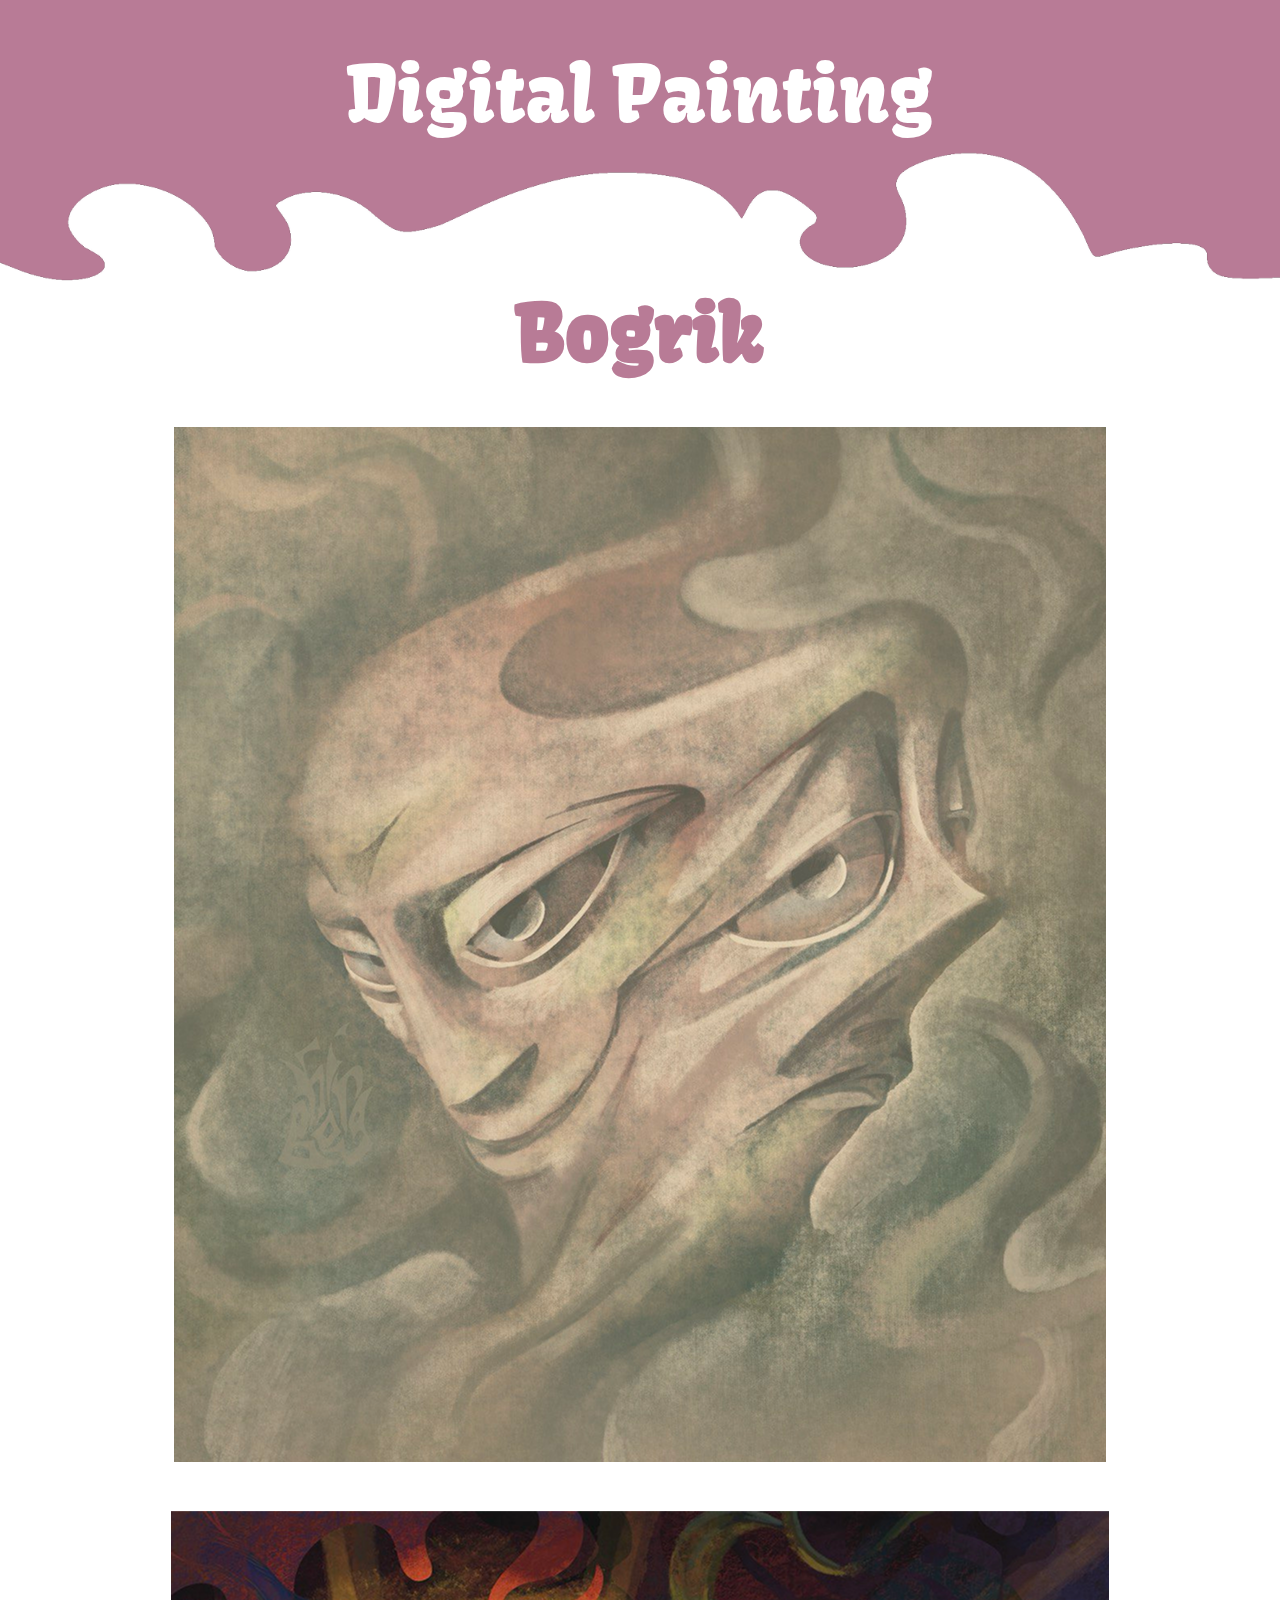
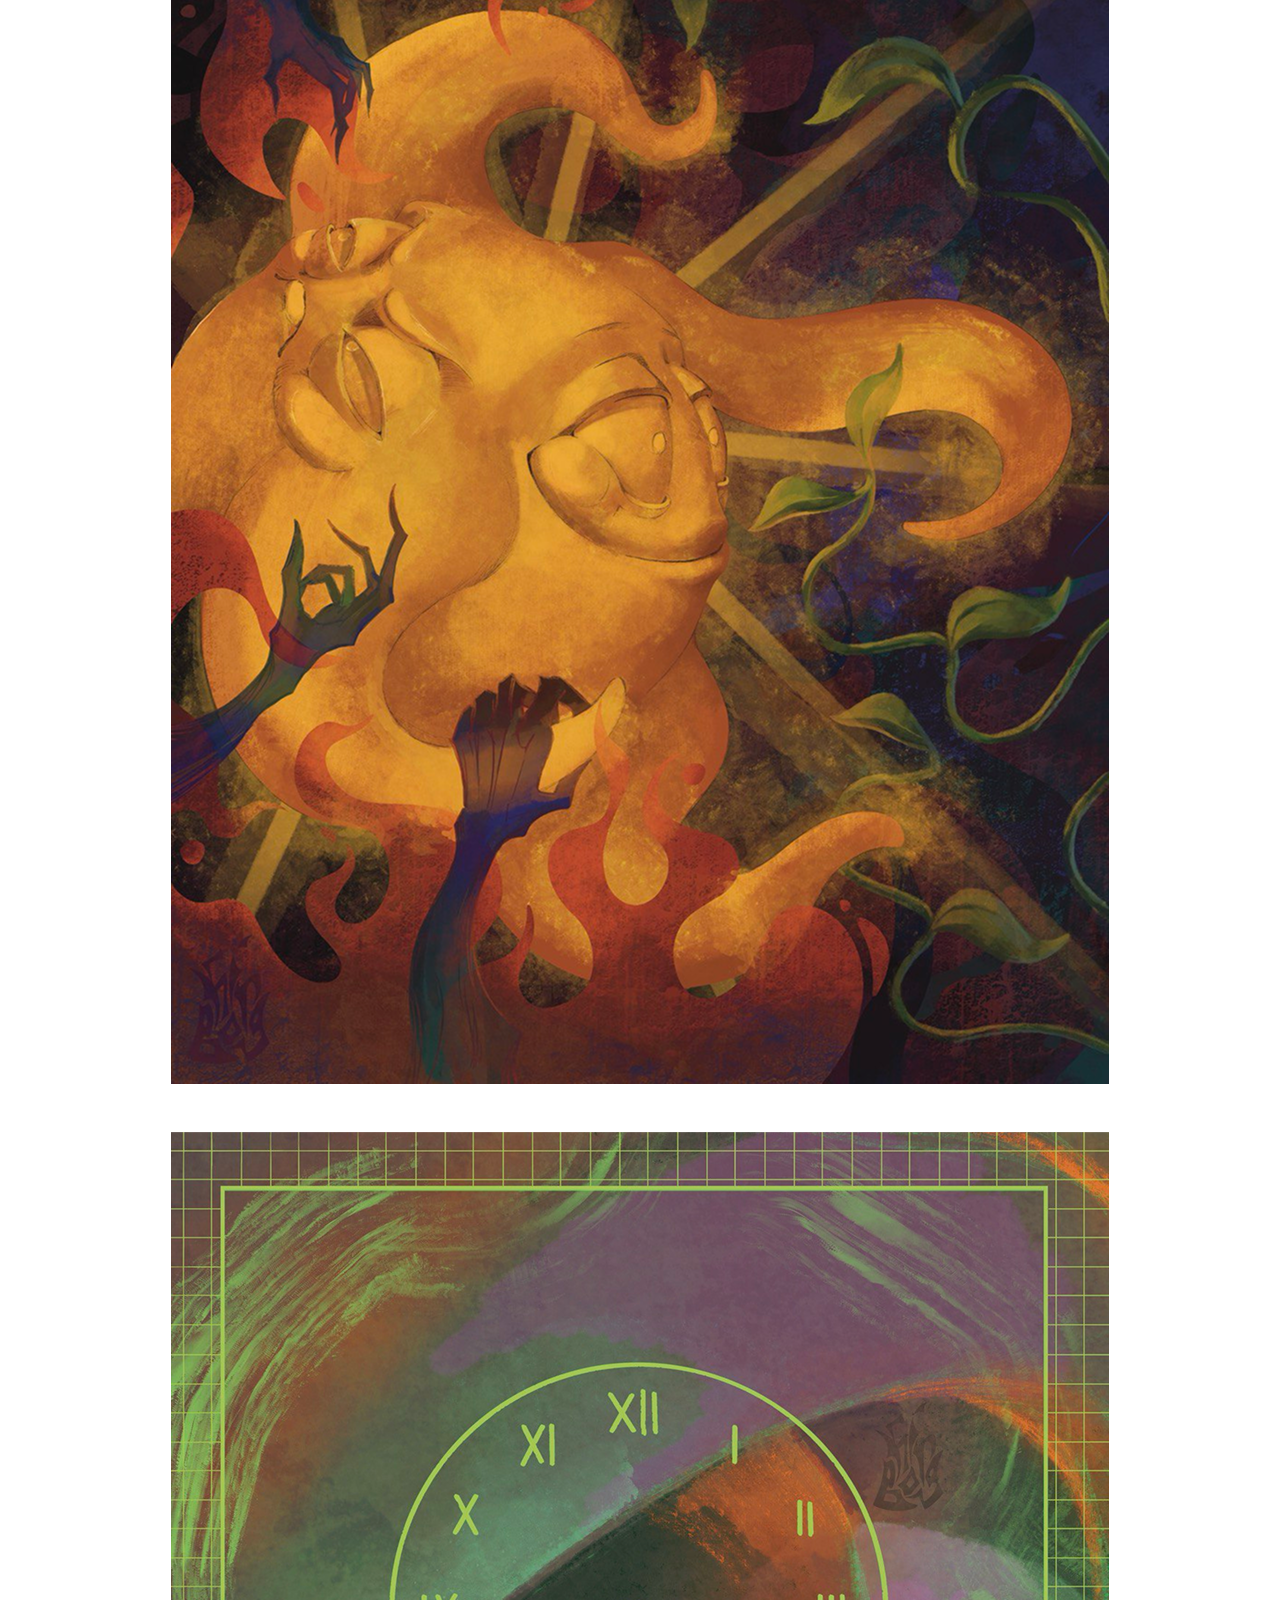
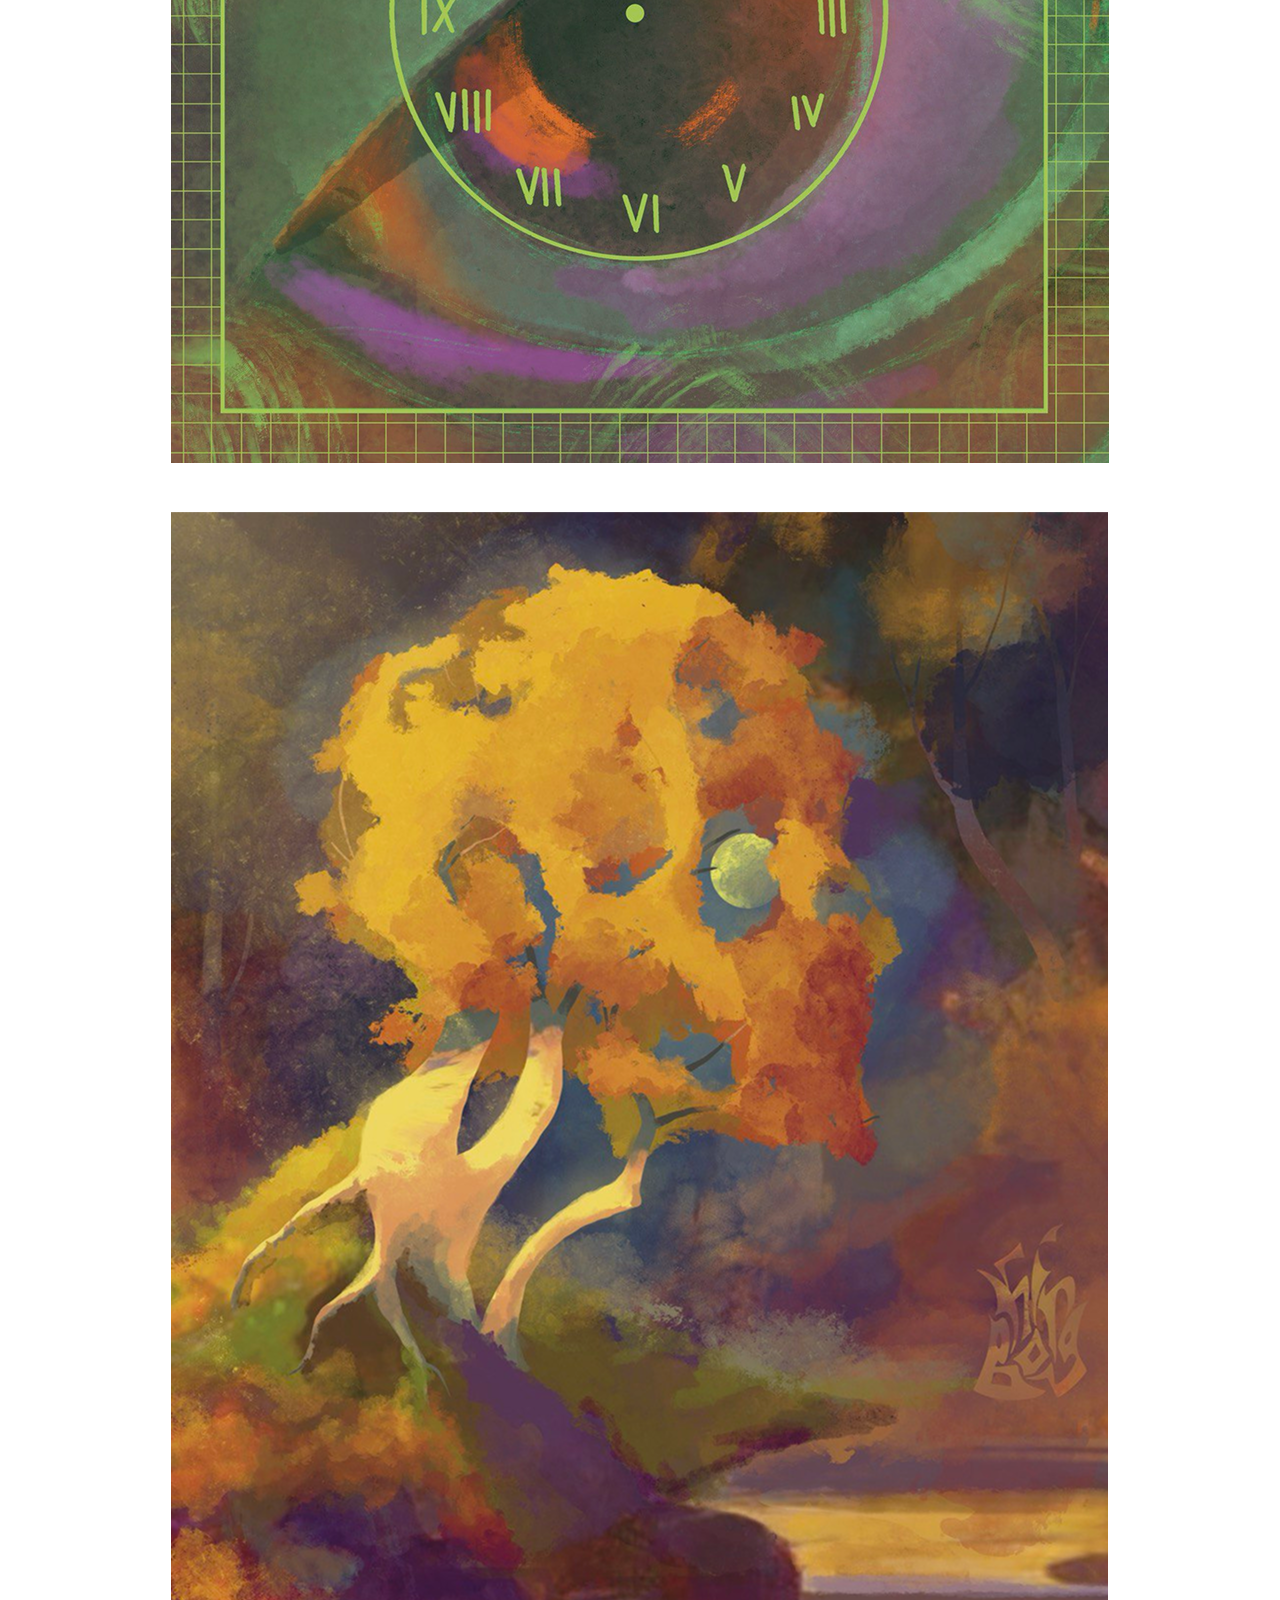
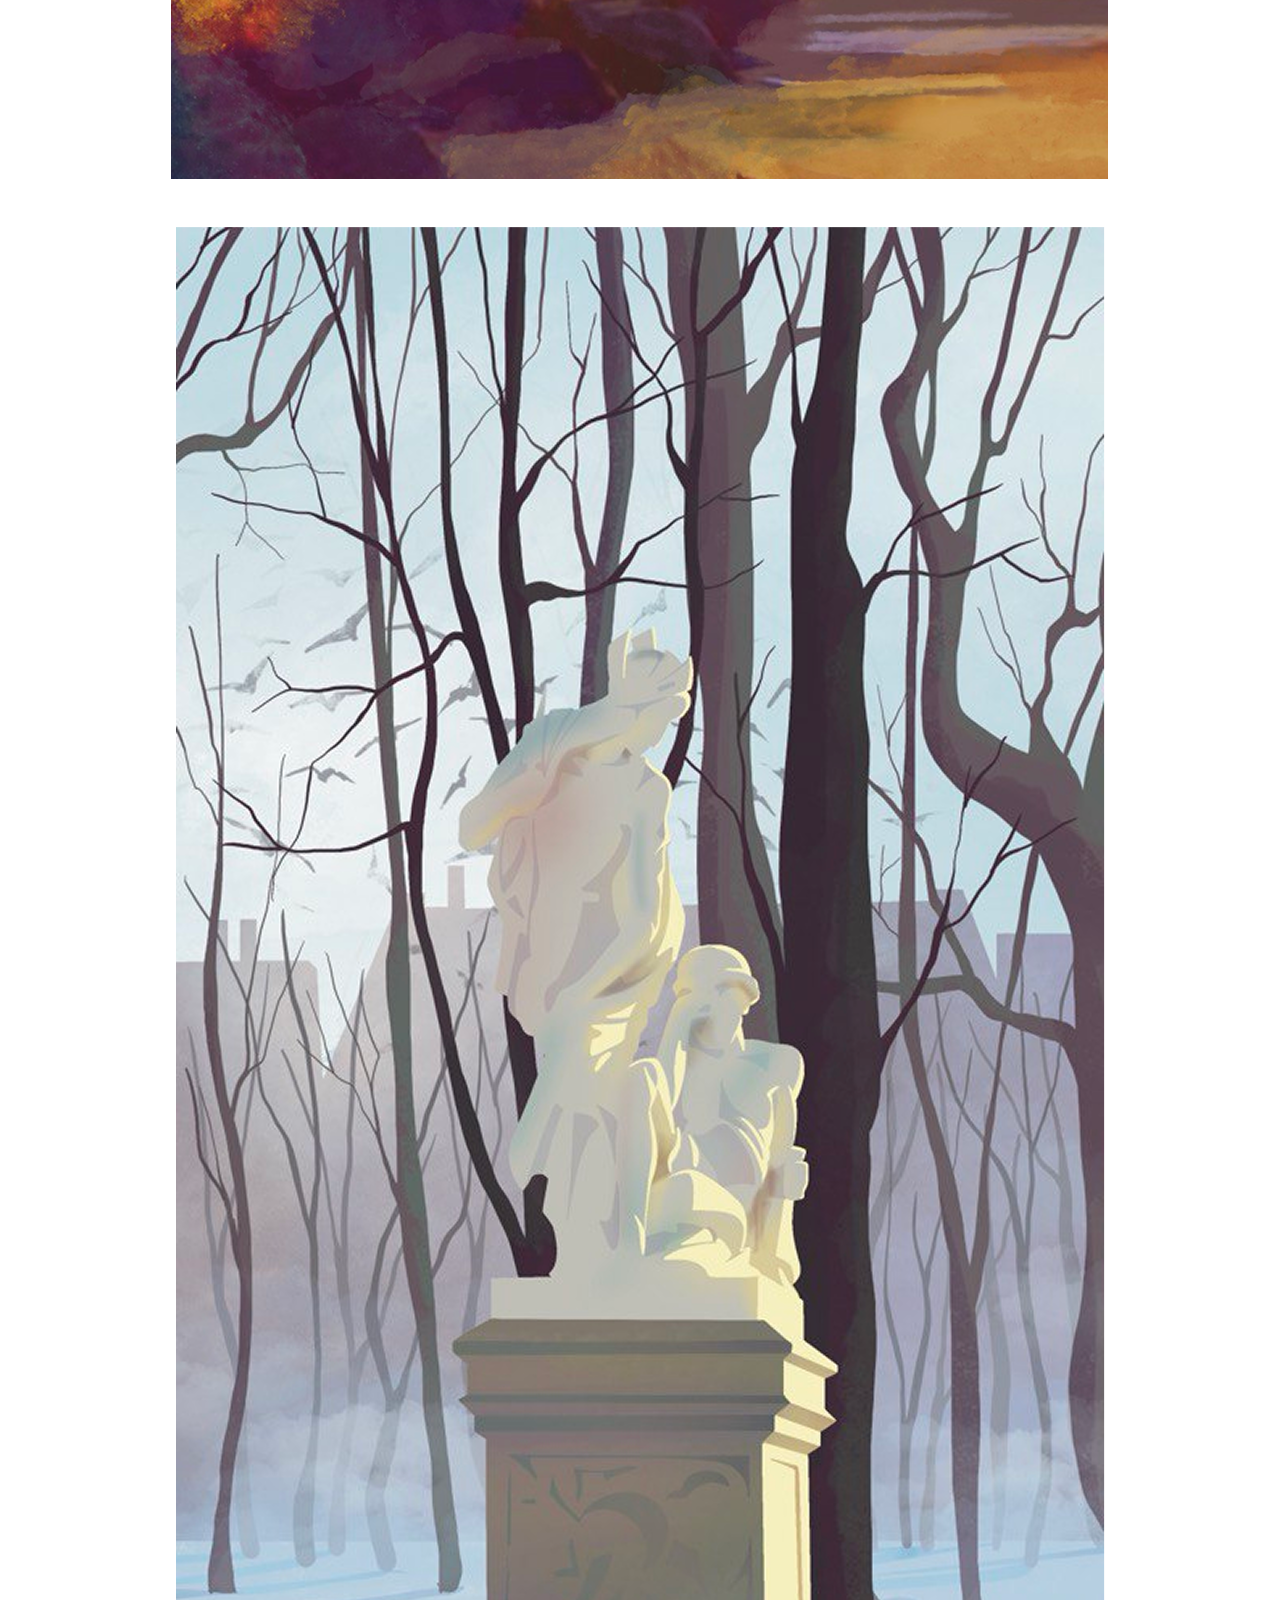
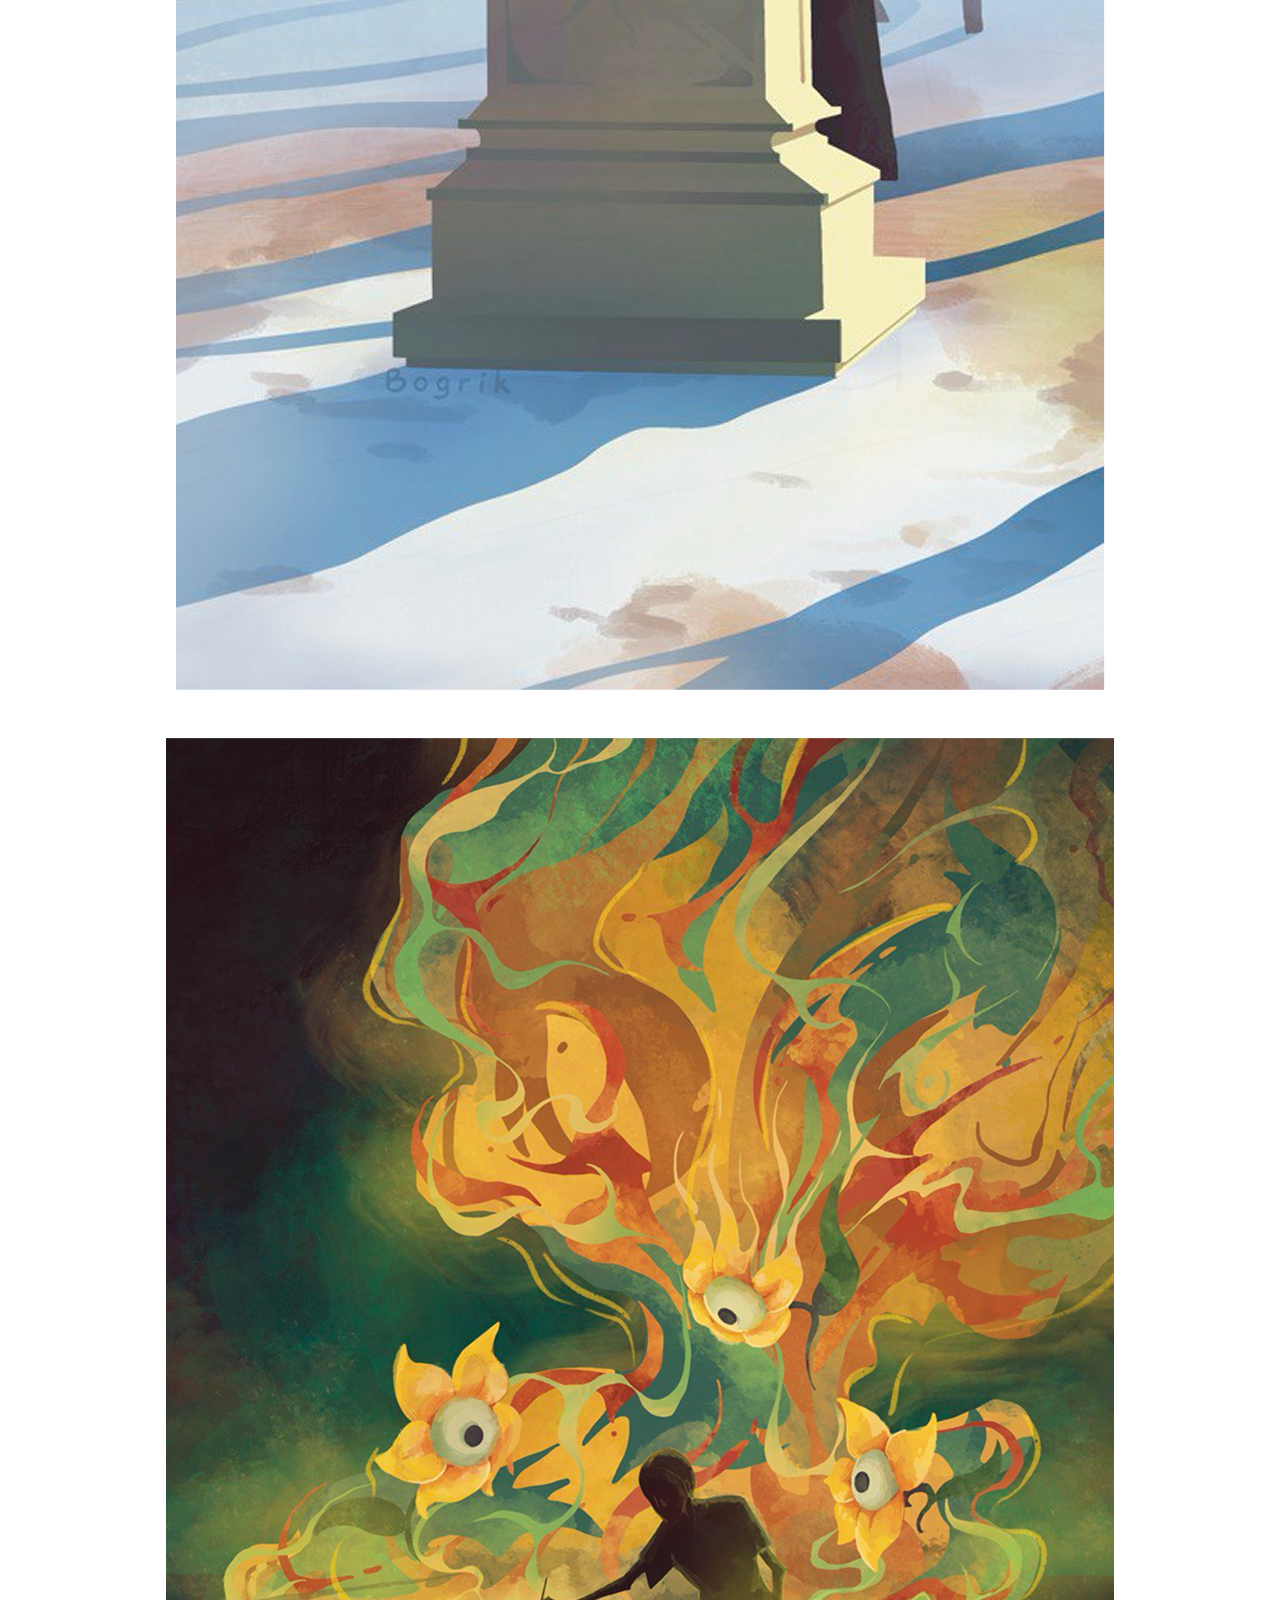
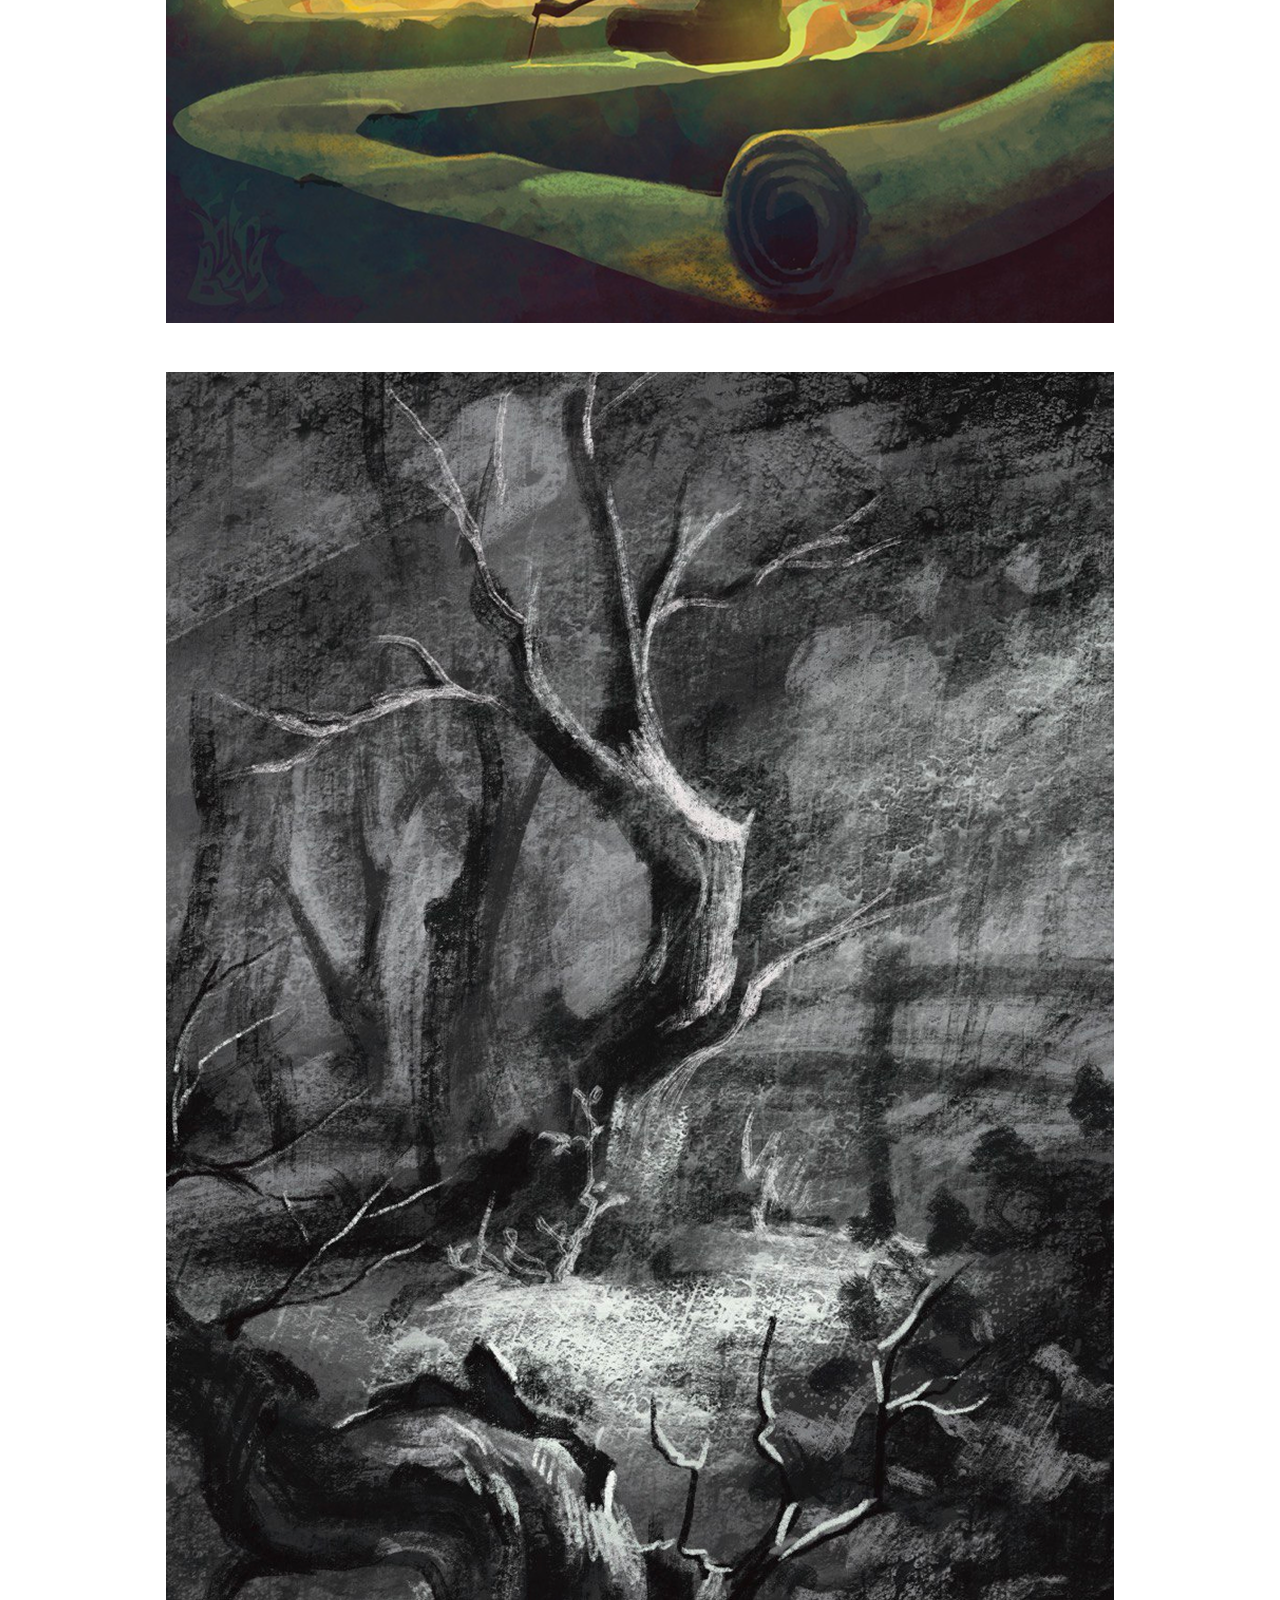
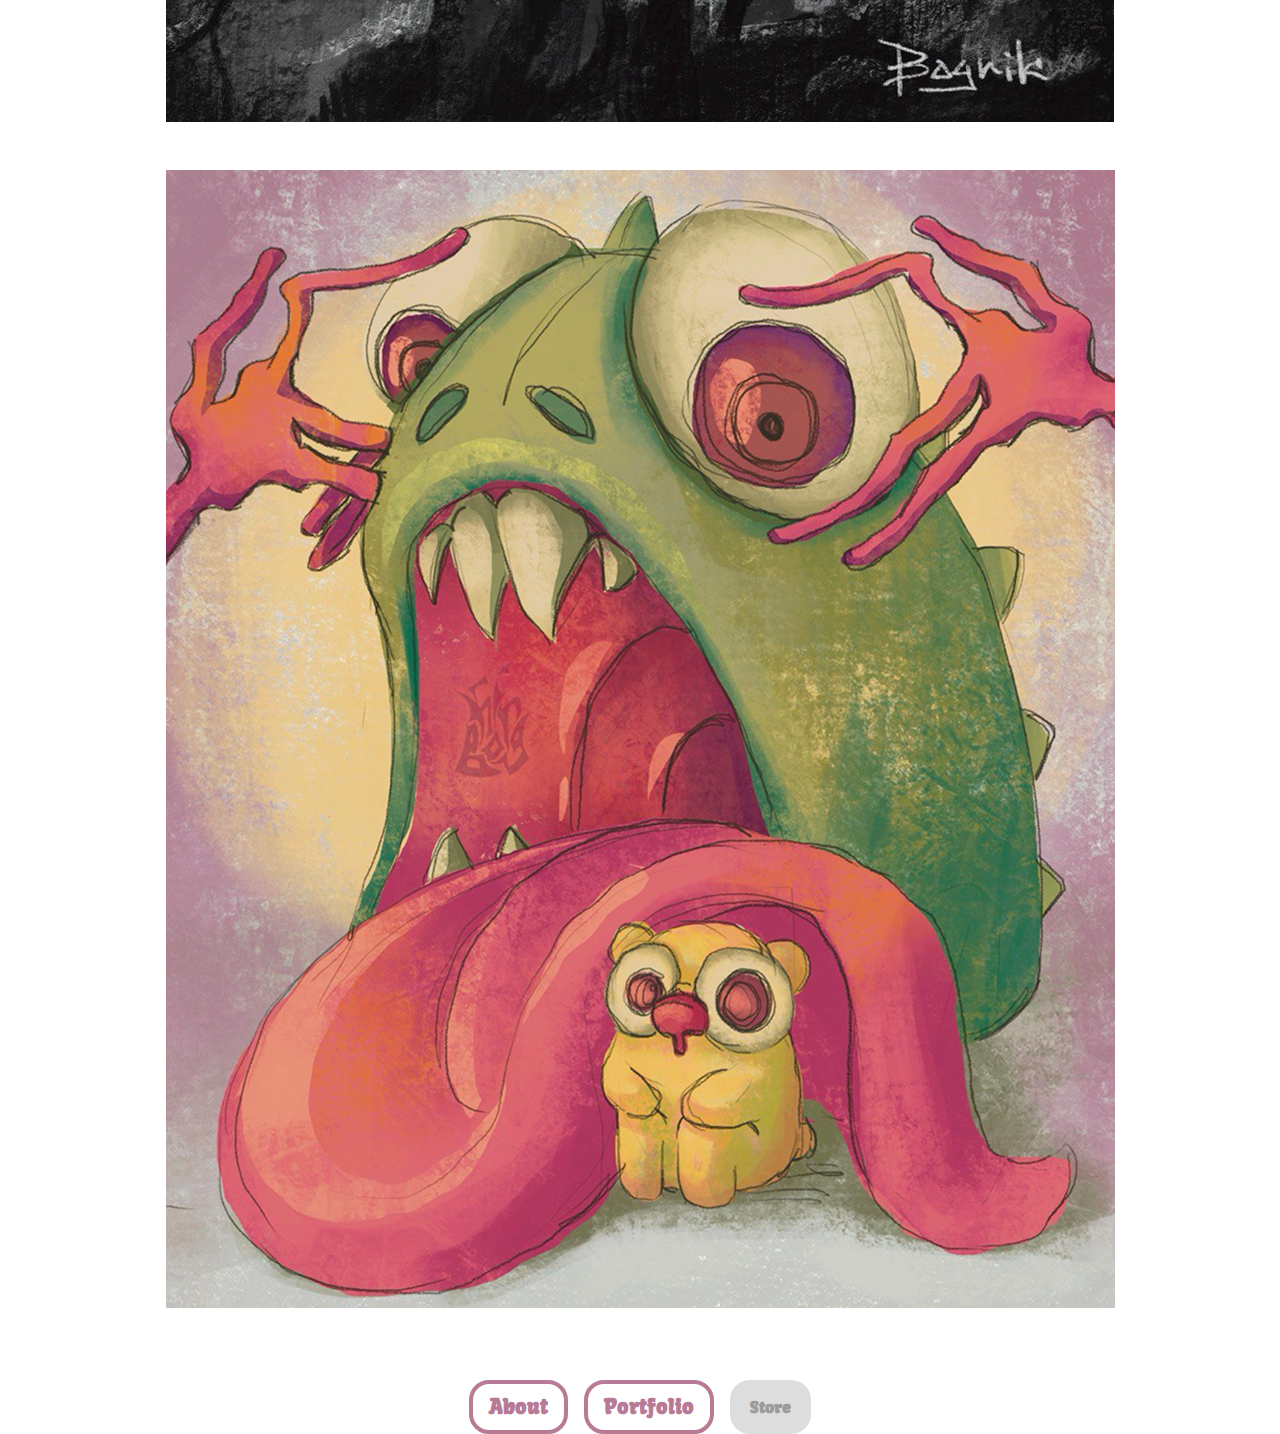
<file: templates/digital-painting.html>
<!DOCTYPE html>
<html lang="en">
<head>
    <meta charset="UTF-8">
    <meta name="viewport" content="width=device-width, initial-scale=1.0">
    <title>Portfolio</title>
    <link rel="stylesheet" href="https://cdn.jsdelivr.net/npm/bootstrap@4.3.1/dist/css/bootstrap.min.css" integrity="sha384-ggOyR0iXCbMQv3Xipma34MD+dH/1fQ784/j6cY/iJTQUOhcWr7x9JvoRxT2MZw1T" crossorigin="anonymous">
    <link href="https://fonts.googleapis.com/css2?family=Kavoon&display=swap" rel="stylesheet">
    <link rel="stylesheet" href="/assets/style.css">
</head>
<body>
    <div class="full-width-bar d-flex flex-column align-items-center">
        <h1 class="text-center mt-5 portfolio-section-title">Digital Painting</h1>
        <img src="/assets/top-wave.png" alt="Top Wave" class="wave-img" />
    </div>
    <h2 class="text-center portfolio-subtitle text-main">Bogrik</h2>

    <div class="d-flex flex-column align-items-center mt-5 px-3" style="width: 100%;">
        <img src="/assets/digital-painting/digital-1.png" class="mb-5 img-fluid" />
        <img src="/assets/digital-painting/digital-2.png" class="mb-5 img-fluid" />
        <img src="/assets/digital-painting/digital-3.png" class="mb-5 img-fluid" />
        <img src="/assets/digital-painting/digital-4.png" class="mb-5 img-fluid" />
        <img src="/assets/digital-painting/digital-5.png" class="mb-5 img-fluid" />
        <img src="/assets/digital-painting/digital-6.png" class="mb-5 img-fluid" />
        <img src="/assets/digital-painting/digital-7.png" class="mb-5 img-fluid" />
        <img src="/assets/digital-painting/digital-8.png" class="mb-5 img-fluid" />

    </div>






    <nav class="d-flex justify-content-center mt-4">
      <a class="btn btn-outline-custom btn-lg mx-2" href="/"><strong >About</strong></a>
      <a class="btn btn-outline-custom btn-lg mx-2" href="/portfolio"><strong>Portfolio</strong></a>
      <button class="btn btn-outline-custom btn-lg mx-2 muted-button" disabled><strong>Store</strong></button>
    </nav>
</body>
</html>
</file>
<file: assets/style.css>
* {
  font-family: 'Kavoon', sans-serif;
}

.text-main { 
  color: #B87B96;
}

.portfolio-section-title {
  color: white;
  font-weight: 400;
  font-size: clamp(2rem, 6vw, 5rem); /* auto-scaling font */
  line-height: 1.2;
}
.portfolio-subtitle {
    font-size: clamp(2rem, 6vw, 5rem);
    font-weight: 600;
}

.btn-outline-custom {
  background-color: white;          /* White background */
  color: #B87B96;                   /* Text color matching the outline */
  border: 4px solid #B87B96;        /* Outline color */
  border-radius: 20px
}

.btn-outline-custom:hover {
  background-color: #B87B96;       /* Change background color on hover */
  color: white;                     /* Change text color on hover */
}

.full-width-bar{
  width: 100%;
  background-color: #B87B96;
}

.wave-img {
  width: 100%;
  display: block
}

.mb-ngtv-2{
  margin-bottom: 1vh;
}
.about-text{
  font-size: clamp(2rem, 6vw, 5rem); /* auto-scaling font */
  color: #B87B96;
}
.logo-width{
  width: 500px; /* Adjust size as needed */
  height: auto;
}
@media (max-width: 768px) {
  .logo-width {
    max-width: 400px;
  }
  .mb-ngtv-2{
    margin-bottom: 1vh;
}
  
}
@media (max-width: 576px) {
  .logo-width {
    max-width: 300px;
  }
  .mb-ngtv-2{
    margin-bottom: 1vh;
}
}
@media (max-width: 399px) {
  .logo-width {
    max-width: 150px;
  }
}





.muted-button {
  background-color: #ccc;
  color: #666;
  border: 2px;
  padding: 10px 20px;
  cursor: not-allowed;
  position: relative;
  font-size: 16px;
}
.muted-button:hover::after {
  content: "Coming soon";
  position: absolute;
  top: 100%;
  left: 50%;
  transform: translateX(-50%);
  background-color: black;
  color: white;
  padding: 5px 8px;
  border-radius: 4px;
  white-space: nowrap;
  margin-top: 6px;
  font-size: 14px;
  z-index: 1;
}


.tall-btn {
  
  aspect-ratio: 4 / 1;
  font-size: 4.5rem;
  display: flex;
  justify-content: center;
  align-items: center;
}

.responsive-btn-text {
    font-size: clamp(1rem, 3.5vw, 4.5rem); /* Adjust as needed */
    font-weight: 600;
    text-align: center;
    white-space: normal; /* allow wrapping on small screens */
}

@media (max-width: 768px) {
    .btn-lg {
      font-size: 1rem;
      padding: 0.5rem 1rem;
    }
  }

/* Default: large screens */
.mb-8 {
  margin-bottom: 8rem;
}

/* Screens ≤ 1200px */
@media (max-width: 1200px) {
  .mb-8 {
    margin-bottom: 6rem;
  }
}

/* Screens ≤ 992px */
@media (max-width: 992px) {
  .mb-8 {
    margin-bottom: 5rem;
  }
}

/* Screens ≤ 768px */
@media (max-width: 768px) {
  .mb-8 {
    margin-bottom: 4rem;
  }
}

/* Screens ≤ 576px */
@media (max-width: 576px) {
  .mb-8 {
    margin-bottom: 3rem;
  }
}

/* Screens ≤ 400px */
@media (max-width: 400px) {
  .mb-8 {
    margin-bottom: 2rem;
  }
}


.mr-4-5{
  margin-right: 40px;
}

.w-45{
  width:45%
}

.svg-bg{
  background-color: #B87B96
}

.responsive-icon {
    width: 100px;
    height: 100px;
    object-fit: cover;
  }

  /* Smaller screens */
  @media (max-width: 768px) {
    .responsive-icon {
      width: 60px;
      height: 60px;
    }
  }

  /* Very small screens */
  @media (max-width: 400px) {
    .responsive-icon {
      width: 30px;
      height: 30px;
    }
  }


.btn-image { 
  background-position: center center; /* horizontal and vertical center */
  background-size: cover;            /* fill the container */
  background-repeat: no-repeat;      /* don't repeat the image */
}
.bg-digital  { background-image: url('/assets/digitalpainting1.png'); }
.bg-malutka  { background-image: url('/assets/malutkapig1.png'); }
.bg-weird  { background-image: url('/assets/weird1.png'); }
.bg-random  { background-image: url('/assets/random1.png'); }
.bg-moral  { background-image: url('/assets/moral1.png'); }

.bg-marvin  { background-image: url('/assets/marvin1.png'); }
.bg-unibo  { background-image: url('/assets/unibo1.png'); }
</file>
